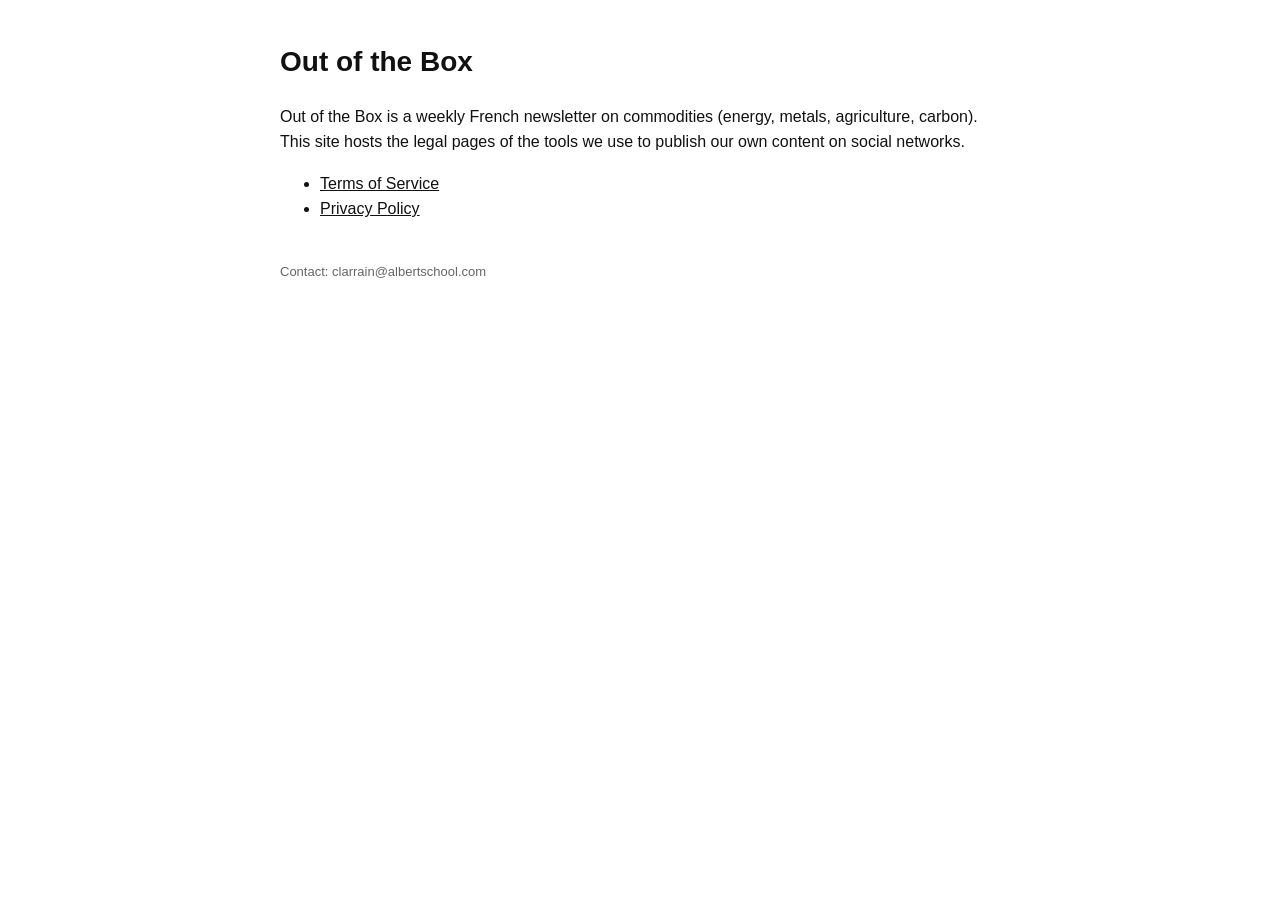
<file: index.html>
<!doctype html><html lang="en"><head><meta charset="utf-8"><meta name="viewport" content="width=device-width,initial-scale=1"><title>Out of the Box</title><link rel="stylesheet" href="style.css"></head><body>
<h1>Out of the Box</h1>
<p>Out of the Box is a weekly French newsletter on commodities (energy, metals, agriculture, carbon). This site hosts the legal pages of the tools we use to publish our own content on social networks.</p>
<ul><li><a href="terms.html">Terms of Service</a></li><li><a href="privacy.html">Privacy Policy</a></li></ul>
<footer>Contact: clarrain@albertschool.com</footer></body></html>
</file>
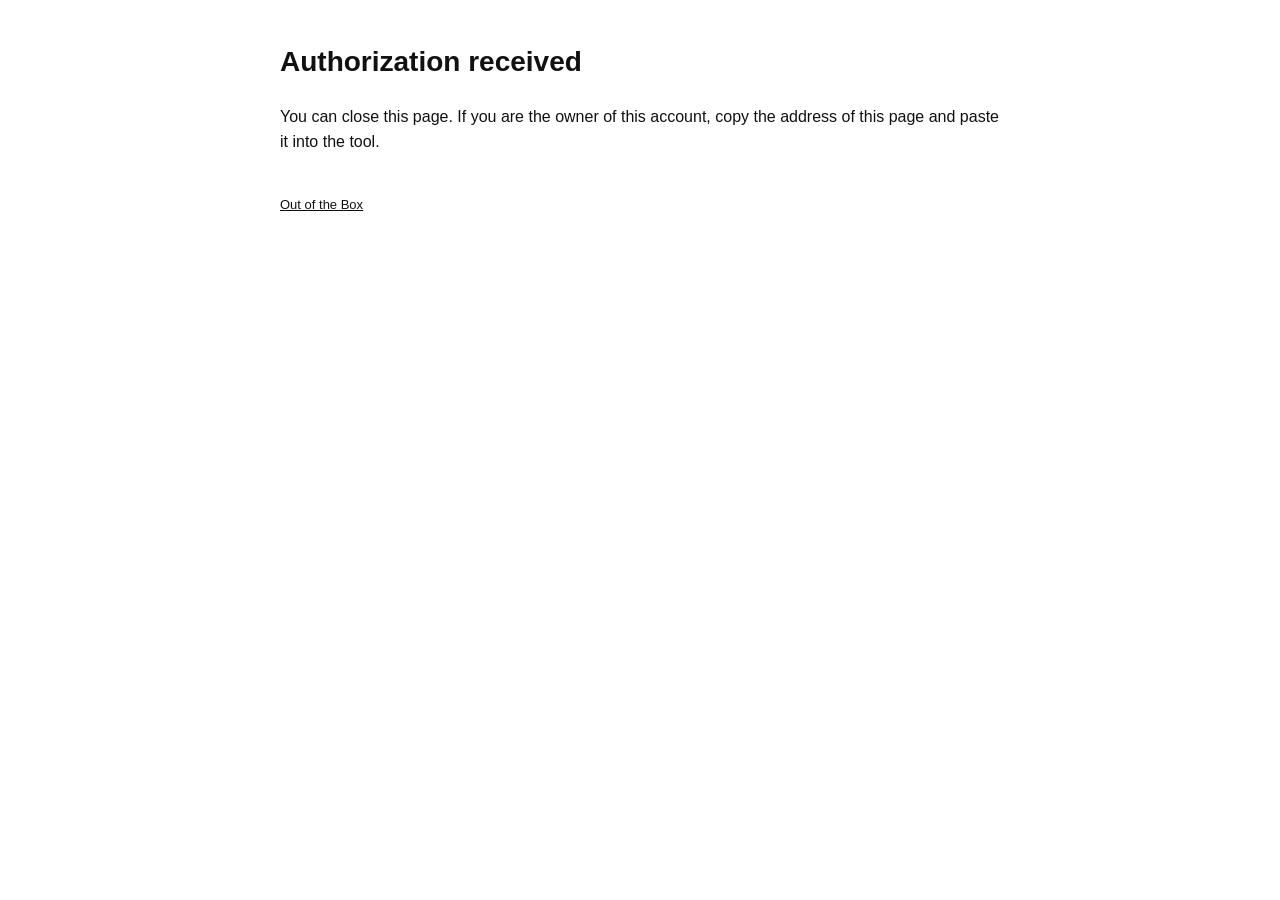
<file: callback.html>
<!doctype html><html lang="en"><head><meta charset="utf-8"><meta name="viewport" content="width=device-width,initial-scale=1"><title>Authorization · Out of the Box</title><link rel="stylesheet" href="style.css"></head><body>
<h1>Authorization received</h1>
<p>You can close this page. If you are the owner of this account, copy the address of this page and paste it into the tool.</p>
<pre id="p" style="white-space:pre-wrap;word-break:break-all"></pre>
<script>document.getElementById('p').textContent = location.search;</script>
<footer><a href="index.html">Out of the Box</a></footer></body></html>
</file>
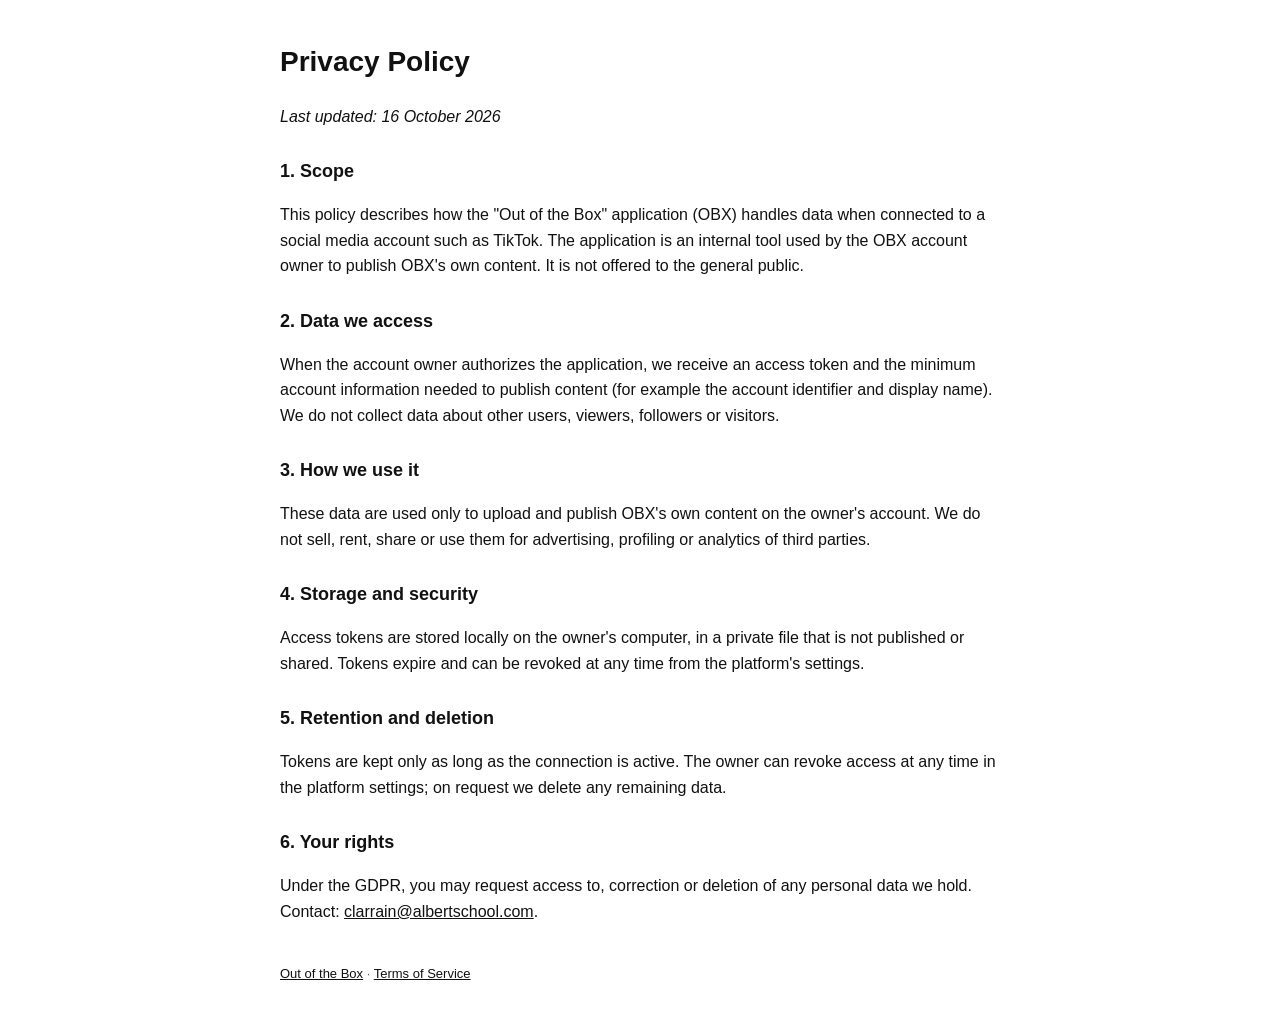
<file: privacy.html>
<!doctype html><html lang="en"><head><meta charset="utf-8"><meta name="viewport" content="width=device-width,initial-scale=1"><title>Privacy Policy · Out of the Box</title><link rel="stylesheet" href="style.css"></head><body>
<h1>Privacy Policy</h1>
<p><em>Last updated: 16 October 2026</em></p>
<h2>1. Scope</h2>
<p>This policy describes how the "Out of the Box" application (OBX) handles data when connected to a social media account such as TikTok. The application is an internal tool used by the OBX account owner to publish OBX's own content. It is not offered to the general public.</p>
<h2>2. Data we access</h2>
<p>When the account owner authorizes the application, we receive an access token and the minimum account information needed to publish content (for example the account identifier and display name). We do not collect data about other users, viewers, followers or visitors.</p>
<h2>3. How we use it</h2>
<p>These data are used only to upload and publish OBX's own content on the owner's account. We do not sell, rent, share or use them for advertising, profiling or analytics of third parties.</p>
<h2>4. Storage and security</h2>
<p>Access tokens are stored locally on the owner's computer, in a private file that is not published or shared. Tokens expire and can be revoked at any time from the platform's settings.</p>
<h2>5. Retention and deletion</h2>
<p>Tokens are kept only as long as the connection is active. The owner can revoke access at any time in the platform settings; on request we delete any remaining data.</p>
<h2>6. Your rights</h2>
<p>Under the GDPR, you may request access to, correction or deletion of any personal data we hold. Contact: <a href="mailto:clarrain@albertschool.com">clarrain@albertschool.com</a>.</p>
<footer><a href="index.html">Out of the Box</a> · <a href="terms.html">Terms of Service</a></footer></body></html>
</file>
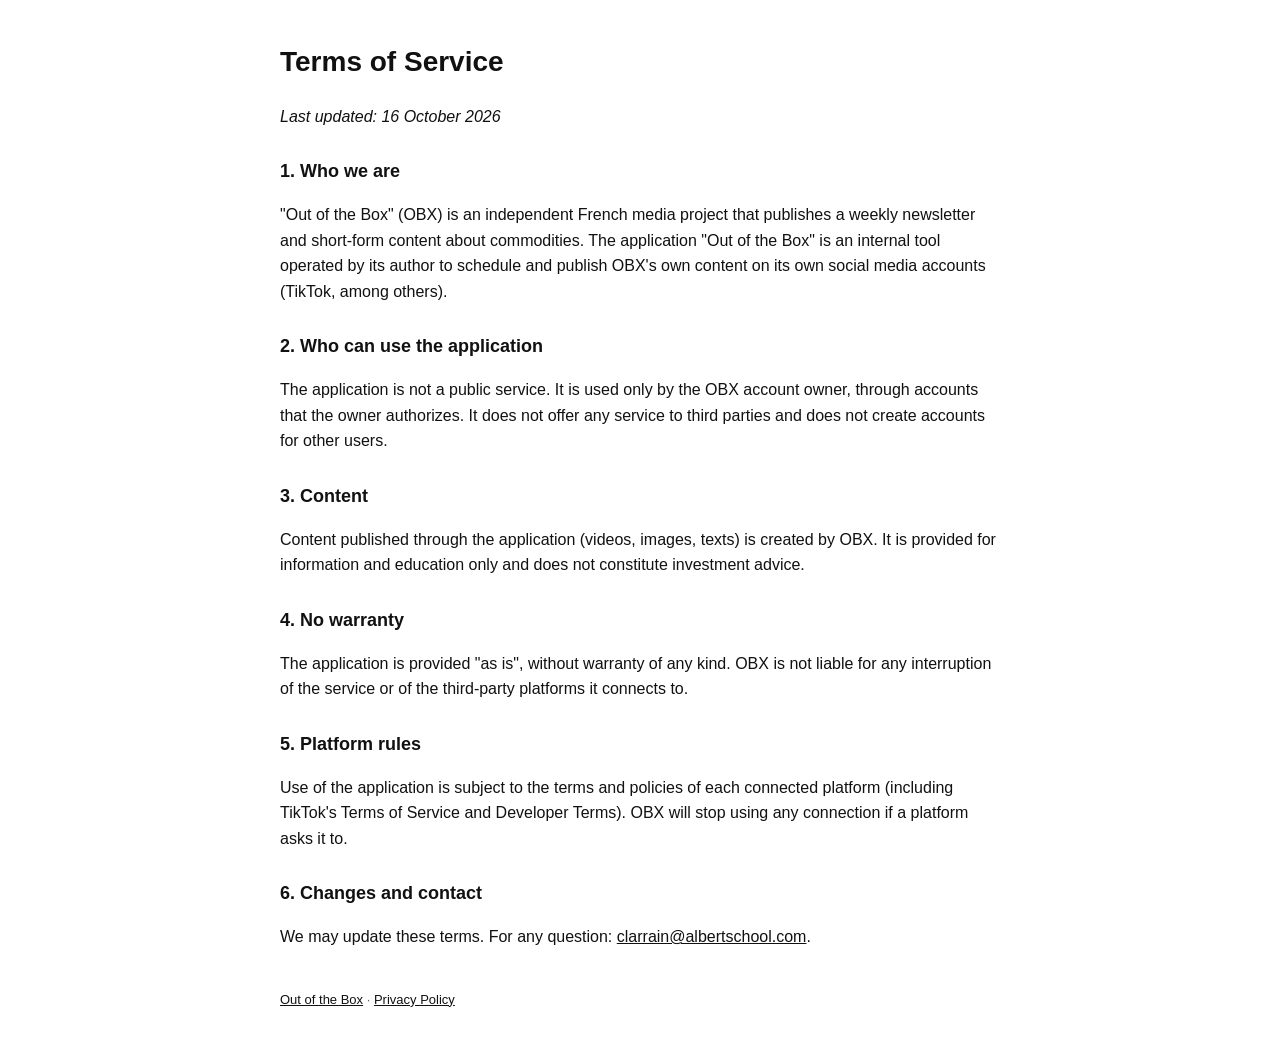
<file: terms.html>
<!doctype html><html lang="en"><head><meta charset="utf-8"><meta name="viewport" content="width=device-width,initial-scale=1"><title>Terms of Service · Out of the Box</title><link rel="stylesheet" href="style.css"></head><body>
<h1>Terms of Service</h1>
<p><em>Last updated: 16 October 2026</em></p>
<h2>1. Who we are</h2>
<p>"Out of the Box" (OBX) is an independent French media project that publishes a weekly newsletter and short-form content about commodities. The application "Out of the Box" is an internal tool operated by its author to schedule and publish OBX's own content on its own social media accounts (TikTok, among others).</p>
<h2>2. Who can use the application</h2>
<p>The application is not a public service. It is used only by the OBX account owner, through accounts that the owner authorizes. It does not offer any service to third parties and does not create accounts for other users.</p>
<h2>3. Content</h2>
<p>Content published through the application (videos, images, texts) is created by OBX. It is provided for information and education only and does not constitute investment advice.</p>
<h2>4. No warranty</h2>
<p>The application is provided "as is", without warranty of any kind. OBX is not liable for any interruption of the service or of the third-party platforms it connects to.</p>
<h2>5. Platform rules</h2>
<p>Use of the application is subject to the terms and policies of each connected platform (including TikTok's Terms of Service and Developer Terms). OBX will stop using any connection if a platform asks it to.</p>
<h2>6. Changes and contact</h2>
<p>We may update these terms. For any question: <a href="mailto:clarrain@albertschool.com">clarrain@albertschool.com</a>.</p>
<footer><a href="index.html">Out of the Box</a> · <a href="privacy.html">Privacy Policy</a></footer></body></html>
</file>
<file: style.css>
body{font:16px/1.6 Helvetica,Arial,sans-serif;max-width:720px;margin:40px auto;padding:0 20px;color:#111;background:#fff}
h1{font-size:28px}h2{font-size:18px;margin-top:28px}footer{margin-top:40px;font-size:13px;color:#666}
a{color:#111}@media(prefers-color-scheme:dark){body{background:#111;color:#eee}a{color:#eee}footer{color:#aaa}}
</file>
